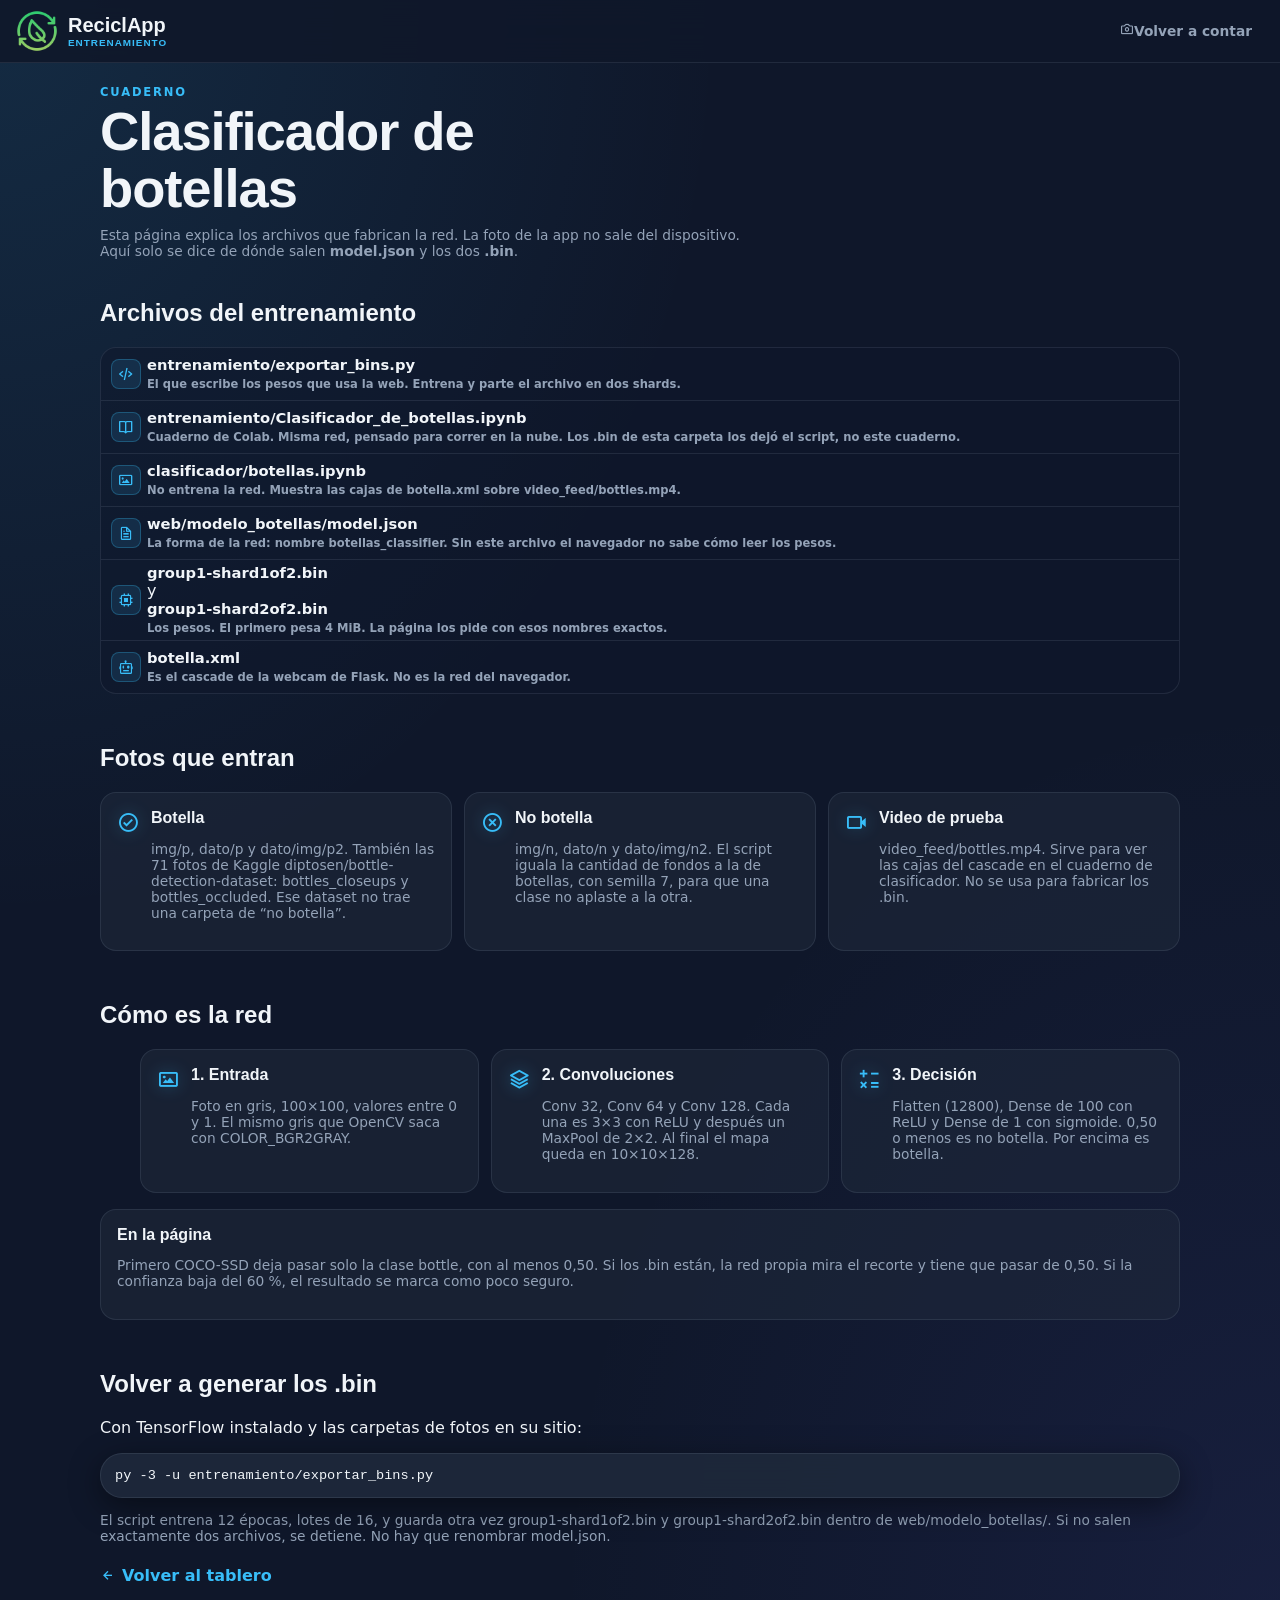
<file: cuaderno/Clasificador_de_botellas.html>
<!doctype html>
<html lang="es">
  <head>
    <meta charset="utf-8">
    <meta name="viewport" content="width=device-width, initial-scale=1">
    <meta name="theme-color" content="#050806">
    <title>Cuaderno — Clasificador de botellas</title>
    <link rel="stylesheet" href="https://unpkg.com/boxicons@2.1.4/css/boxicons.min.css">
    <link rel="stylesheet" href="../styles.css">
    <link href="https://fonts.googleapis.com/css2?family=Fredoka:wght@500;700&family=Outfit:wght@400;600;700;800&display=swap" rel="stylesheet">
  </head>
  <body class="tablero">
    <header class="hud">
      <a href="../index.html" class="marca focus-ring" aria-label="Volver a ReciclApp">
        <img src="../assets/icono.png" alt="" width="42" height="42">
        <span>ReciclApp<small>entrenamiento</small></span>
      </a>
      <nav class="nav">
        <a href="../index.html#clasificador" class="focus-ring"><i class="bx bx-camera" aria-hidden="true"></i>Volver a contar</a>
      </nav>
    </header>

    <main class="ancho" style="padding: 22px 0 40px;">
      <p class="etiqueta">Cuaderno</p>
      <h1>Clasificador de botellas</h1>
      <p class="nota" style="text-align:left;max-width:42rem;">Esta página explica los archivos que fabrican la red. La foto de la app no sale del dispositivo. Aquí solo se dice de dónde salen <strong>model.json</strong> y los dos <strong>.bin</strong>.</p>

      <section class="zona">
        <h2>Archivos del entrenamiento</h2>
        <ul class="tabla-botellas" style="max-height:none;">
          <li class="fila" style="grid-template-columns: 28px minmax(0,1fr);"><i class="bx bx-code-alt ficha" aria-hidden="true"></i><div><strong>entrenamiento/exportar_bins.py</strong><small>El que escribe los pesos que usa la web. Entrena y parte el archivo en dos shards.</small></div></li>
          <li class="fila" style="grid-template-columns: 28px minmax(0,1fr);"><i class="bx bx-book-open ficha" aria-hidden="true"></i><div><strong>entrenamiento/Clasificador_de_botellas.ipynb</strong><small>Cuaderno de Colab. Misma red, pensado para correr en la nube. Los .bin de esta carpeta los dejó el script, no este cuaderno.</small></div></li>
          <li class="fila" style="grid-template-columns: 28px minmax(0,1fr);"><i class="bx bx-image ficha" aria-hidden="true"></i><div><strong>clasificador/botellas.ipynb</strong><small>No entrena la red. Muestra las cajas de botella.xml sobre video_feed/bottles.mp4.</small></div></li>
          <li class="fila" style="grid-template-columns: 28px minmax(0,1fr);"><i class="bx bx-file ficha" aria-hidden="true"></i><div><strong>web/modelo_botellas/model.json</strong><small>La forma de la red: nombre botellas_classifier. Sin este archivo el navegador no sabe cómo leer los pesos.</small></div></li>
          <li class="fila" style="grid-template-columns: 28px minmax(0,1fr);"><i class="bx bx-chip ficha" aria-hidden="true"></i><div><strong>group1-shard1of2.bin</strong> y <strong>group1-shard2of2.bin</strong><small>Los pesos. El primero pesa 4 MiB. La página los pide con esos nombres exactos.</small></div></li>
          <li class="fila" style="grid-template-columns: 28px minmax(0,1fr);"><i class="bx bx-bot ficha" aria-hidden="true"></i><div><strong>botella.xml</strong><small>Es el cascade de la webcam de Flask. No es la red del navegador.</small></div></li>
        </ul>
      </section>

      <section class="zona">
        <h2>Fotos que entran</h2>
        <div class="pasos-grid">
          <article class="paso"><i class="bx bx-check-circle" aria-hidden="true"></i><div><h3>Botella</h3><p>img/p, dato/p y dato/img/p2. También las 71 fotos de Kaggle diptosen/bottle-detection-dataset: bottles_closeups y bottles_occluded. Ese dataset no trae una carpeta de “no botella”.</p></div></article>
          <article class="paso"><i class="bx bx-x-circle" aria-hidden="true"></i><div><h3>No botella</h3><p>img/n, dato/n y dato/img/n2. El script iguala la cantidad de fondos a la de botellas, con semilla 7, para que una clase no aplaste a la otra.</p></div></article>
          <article class="paso"><i class="bx bx-video" aria-hidden="true"></i><div><h3>Video de prueba</h3><p>video_feed/bottles.mp4. Sirve para ver las cajas del cascade en el cuaderno de clasificador. No se usa para fabricar los .bin.</p></div></article>
        </div>
      </section>

      <section class="zona">
        <h2>Cómo es la red</h2>
        <ol class="pasos-grid">
          <li class="paso"><i class="bx bx-image" aria-hidden="true"></i><div><h3>1. Entrada</h3><p>Foto en gris, 100×100, valores entre 0 y 1. El mismo gris que OpenCV saca con COLOR_BGR2GRAY.</p></div></li>
          <li class="paso"><i class="bx bx-layer" aria-hidden="true"></i><div><h3>2. Convoluciones</h3><p>Conv 32, Conv 64 y Conv 128. Cada una es 3×3 con ReLU y después un MaxPool de 2×2. Al final el mapa queda en 10×10×128.</p></div></li>
          <li class="paso"><i class="bx bx-math" aria-hidden="true"></i><div><h3>3. Decisión</h3><p>Flatten (12800), Dense de 100 con ReLU y Dense de 1 con sigmoide. 0,50 o menos es no botella. Por encima es botella.</p></div></li>
        </ol>
        <div class="confianza-nota">
          <h3>En la página</h3>
          <p>Primero COCO-SSD deja pasar solo la clase bottle, con al menos 0,50. Si los .bin están, la red propia mira el recorte y tiene que pasar de 0,50. Si la confianza baja del 60 %, el resultado se marca como poco seguro.</p>
        </div>
      </section>

      <section class="zona">
        <h2>Volver a generar los .bin</h2>
        <p>Con TensorFlow instalado y las carpetas de fotos en su sitio:</p>
        <p class="panel" style="font-family: ui-monospace, monospace; font-size: .85rem;">py -3 -u entrenamiento/exportar_bins.py</p>
        <p class="nota" style="text-align:left;">El script entrena 12 épocas, lotes de 16, y guarda otra vez group1-shard1of2.bin y group1-shard2of2.bin dentro de web/modelo_botellas/. Si no salen exactamente dos archivos, se detiene. No hay que renombrar model.json.</p>
      </section>

      <a class="enlace focus-ring" href="../index.html"><i class="bx bx-left-arrow-alt" aria-hidden="true"></i>Volver al tablero</a>
    </main>
  </body>
</html>
</file>
<file: styles.css>
:root {
  --fondo: #0f172a;
  --fondo2: #1e293b;
  --panel: rgba(30, 41, 59, .92);
  --linea: rgba(148, 163, 184, .14);
  --texto: #f1f5f9;
  --suave: #94a3b8;
  --amarillo: rgba(251, 191, 36, .15);
  --amarillo-borde: rgba(251, 191, 36, .3);
  --amarillo-tinta: #fbbf24;
  --azul: rgba(56, 189, 248, .12);
  --azul-borde: rgba(56, 189, 248, .28);
  --azul-tinta: #38bdf8;
  --verde: rgba(52, 211, 153, .12);
  --verde-borde: rgba(52, 211, 153, .28);
  --verde-tinta: #34d399;
  --plastico: #38bdf8;
  --vidrio: #34d399;
  --papel: #fbbf24;
  --sombra: 0 8px 32px rgba(0, 0, 0, .45);
  color-scheme: dark;
}

html {
  scroll-behavior: smooth;
}

body.tablero {
  min-width: 320px;
  margin: 0;
  background:
    radial-gradient(ellipse at 0% 0%, rgba(56, 189, 248, .12), transparent 40%),
    radial-gradient(ellipse at 100% 100%, rgba(99, 102, 241, .1), transparent 40%),
    var(--fondo);
  color: var(--texto);
  font-family: Inter, ui-sans-serif, system-ui, sans-serif;
}

h1, h2, h3, .marca, .boton, .marcador strong {
  font-family: 'Space Grotesk', Inter, sans-serif;
}

a {
  color: inherit;
  text-decoration: none;
}

.ancho {
  width: min(1080px, calc(100% - 2rem));
  margin-inline: auto;
}

.hud {
  position: sticky;
  top: 0;
  z-index: 20;
  display: flex;
  flex-wrap: wrap;
  align-items: center;
  justify-content: space-between;
  gap: 12px;
  padding: 10px 16px;
  background: rgba(15, 23, 42, .88);
  border-bottom: 1px solid var(--linea);
  backdrop-filter: blur(16px);
}

.marca {
  display: flex;
  align-items: center;
  gap: 10px;
  font-size: 1.25rem;
  font-weight: 700;
}

.marca-icon {
  font-size: 1.8rem;
  color: var(--azul-tinta);
  filter: drop-shadow(0 0 8px rgba(56, 189, 248, .5));
}

.marca small {
  display: block;
  font-family: Inter, sans-serif;
  font-size: .62rem;
  font-weight: 700;
  letter-spacing: .1em;
  text-transform: uppercase;
  color: var(--azul-tinta);
}

.nav {
  display: flex;
  flex-wrap: wrap;
  align-items: center;
  justify-content: flex-end;
  gap: 6px;
}

.nav a {
  padding: 8px 12px;
  border-radius: 999px;
  font-size: .86rem;
  font-weight: 600;
  color: var(--suave);
  transition: color .2s, background .2s;
}

.nav a:hover {
  background: rgba(255, 255, 255, .06);
  color: var(--texto);
}

.nav a.cuaderno {
  display: inline-flex;
  align-items: center;
  gap: 4px;
  background: var(--amarillo);
  color: var(--amarillo-tinta);
  border: 1px solid var(--amarillo-borde);
}

.marcador {
  display: flex;
  align-items: center;
  gap: 6px;
  min-height: 40px;
  margin: 0;
  padding: 4px 12px 4px 8px;
  border-radius: 999px;
  background: rgba(56, 189, 248, .1);
  color: var(--azul-tinta);
  border: 1px solid var(--azul-borde);
  font-size: 1rem;
}

.marcador strong {
  min-width: 1.2ch;
  font-size: 1.15rem;
  color: var(--texto);
}

.hero {
  display: grid;
  align-items: center;
  gap: 24px;
  padding: 28px 0 12px;
}

.pista {
  display: inline-flex;
  align-items: center;
  gap: 6px;
  margin: 0 0 12px;
  padding: 6px 12px;
  border-radius: 999px;
  background: var(--azul);
  color: var(--azul-tinta);
  font-size: .72rem;
  font-weight: 800;
  letter-spacing: .1em;
  text-transform: uppercase;
  border: 1px solid var(--azul-borde);
}

h1 {
  margin: 0;
  max-width: 14ch;
  font-size: clamp(2rem, 5vw, 3.4rem);
  line-height: 1.05;
  letter-spacing: -.02em;
}

h1 span {
  color: var(--azul-tinta);
  text-shadow: 0 0 24px rgba(56, 189, 248, .4);
}

.hero .boton { margin-top: 10px; }

.hero-arte {
  border-radius: 20px;
  border: 1px solid var(--linea);
  box-shadow: var(--sombra), 0 0 60px rgba(56, 189, 248, .07);
  background: var(--fondo2);
}

.zona {
  padding: 20px 0 10px;
}

.titulo-zona h2,
.inventario h2,
.mapa-zona h2 {
  margin: 0;
  font-size: clamp(1.5rem, 3vw, 2rem);
  letter-spacing: -.01em;
}

.etiqueta {
  margin: 0 0 4px;
  color: var(--azul-tinta);
  font-size: .72rem;
  font-weight: 800;
  letter-spacing: .16em;
  text-transform: uppercase;
}

.titulo-zona p:last-child,
.inventario > div p,
.mapa-zona > p {
  color: var(--suave);
}

.juego {
  display: grid;
  gap: 14px;
  margin-top: 14px;
}

.panel {
  padding: 14px;
  border: 1px solid var(--linea);
  border-radius: 22px;
  background: var(--panel);
  box-shadow: var(--sombra);
  backdrop-filter: blur(10px);
}

.escenario {
  position: relative;
  display: flex;
  align-items: center;
  justify-content: center;
  width: 100%;
  height: min(72vh, 680px);
  min-height: 360px;
  overflow: hidden;
  border-radius: 16px;
  background: #060d1a;
}

.escenario video,
#foto-preview,
.escenario canvas {
  width: 100%;
  height: 100%;
  object-fit: cover;
}

.espera {
  padding: 20px;
  text-align: center;
}

.espera-icon {
  font-size: 4rem;
  color: var(--azul-tinta);
  opacity: .4;
  display: block;
}

.escenario canvas {
  position: absolute;
  inset: 0;
  pointer-events: none;
}

.espera p {
  margin: 12px 0 0;
  font-weight: 700;
  color: var(--suave);
}

.espera span,
#status,
.nota,
.privacidad p,
.paso p,
.confianza-nota {
  color: var(--suave);
  font-size: .86rem;
}

.chip,
#conteo-vivo {
  position: absolute;
  z-index: 2;
  border-radius: 999px;
  background: rgba(56, 189, 248, .18);
  color: var(--azul-tinta);
  font-size: .72rem;
  font-weight: 800;
  border: 1px solid var(--azul-borde);
  backdrop-filter: blur(8px);
}

.chip {
  top: 10px;
  left: 10px;
  padding: 5px 12px;
}

#conteo-vivo {
  right: 10px;
  bottom: 10px;
  left: 10px;
  padding: 7px 12px;
  text-align: center;
}

.teclas {
  display: grid;
  grid-template-columns: repeat(3, 1fr);
  gap: 8px;
  margin-top: 10px;
}

.boton,
.tecla {
  display: inline-flex;
  align-items: center;
  justify-content: center;
  gap: 6px;
  min-height: 44px;
  border-radius: 14px;
  font: inherit;
  font-weight: 700;
  cursor: pointer;
  transition: background .18s, transform .12s, box-shadow .18s;
}

.boton {
  border: 1px solid transparent;
  color: var(--texto);
}

.tecla {
  background: rgba(30, 41, 59, .8);
  color: var(--suave);
  border: 1px solid var(--linea);
}

.tecla:hover {
  background: rgba(30, 41, 59, 1);
  color: var(--texto);
  border-color: rgba(148, 163, 184, .3);
}

.tecla-verde {
  background: var(--verde);
  border-color: var(--verde-borde);
  color: var(--verde-tinta);
}
.tecla-azul {
  background: var(--azul);
  border-color: var(--azul-borde);
  color: var(--azul-tinta);
}
.tecla-papel {
  background: var(--amarillo);
  border-color: var(--amarillo-borde);
  color: var(--amarillo-tinta);
}

.tecla-verde:hover { background: rgba(52, 211, 153, .22); }
.tecla-azul:hover { background: rgba(56, 189, 248, .22); }
.tecla-papel:hover { background: rgba(251, 191, 36, .22); }

.boton-jugar,
#classify,
.boton-papel {
  background: var(--azul);
  border-color: var(--azul-borde);
  color: var(--azul-tinta);
  border: 1px solid var(--azul-borde);
}

.boton-jugar:hover,
#classify:hover,
.boton-papel:hover {
  background: rgba(56, 189, 248, .22);
  box-shadow: 0 0 20px rgba(56, 189, 248, .2);
}

.boton-jugar,
#classify {
  grid-column: 1 / -1;
}

.boton-jugar:disabled,
#classify:disabled {
  cursor: not-allowed;
  background: rgba(30, 41, 59, .4);
  border-color: var(--linea);
  color: var(--suave);
  opacity: .5;
}

#switch-camera,
#nueva-toma {
  grid-column: 1 / -1;
  background: transparent;
  color: var(--azul-tinta);
}

#status {
  min-height: 1.2em;
  margin: 8px 0 0;
  text-align: center;
  font-weight: 600;
}

#status.estado-error {
  color: #f87171;
}

.resultado {
  display: flex;
  flex-direction: column;
  justify-content: center;
  min-height: 148px;
  text-align: center;
  background: linear-gradient(160deg, rgba(30, 41, 59, .6), rgba(15, 23, 42, .8));
  border: 1px solid rgba(56, 189, 248, .12);
}

.resultado p {
  margin: 0;
}

#result-icon {
  font-size: 2.2rem;
  color: var(--azul-tinta);
  filter: drop-shadow(0 0 12px rgba(56, 189, 248, .5));
  margin-bottom: 4px;
}

#result-label {
  font-size: 1.2rem;
  font-weight: 700;
  color: var(--texto);
}

.privacidad {
  margin-top: 10px;
  padding: 12px;
}

.privacidad h3,
.paso h3,
.confianza-nota h3 {
  margin: 0 0 4px;
  font-size: 1rem;
  color: var(--texto);
}

.nota {
  margin: 10px 0 0;
  text-align: center;
}

.inventario,
.mapa-zona,
.pasos {
  padding: 24px 0;
}

.cabecera-fila {
  display: flex;
  flex-wrap: wrap;
  align-items: flex-end;
  justify-content: space-between;
  gap: 10px;
}

.acciones {
  display: flex;
  flex-wrap: wrap;
  gap: 6px;
}

.boton-chico {
  min-height: 36px;
  padding: 0 14px;
  border-radius: 999px;
  background: var(--fondo2);
  color: var(--suave);
  border: 1px solid var(--linea);
  font-size: .84rem;
  transition: border-color .18s, color .18s;
}

.boton-chico:hover {
  border-color: rgba(148, 163, 184, .35);
  color: var(--texto);
}

.boton-texto {
  background: transparent;
  color: #f87171;
}

.vacio {
  margin: 10px 0 0;
  padding: 20px;
  border: 1px dashed var(--linea);
  border-radius: 14px;
  text-align: center;
  color: var(--suave);
}

.tabla-botellas:empty { display: none; }

.tabla-botellas {
  max-height: 240px;
  margin: 10px 0 0;
  padding: 0;
  overflow: auto;
  list-style: none;
  border: 1px solid var(--linea);
  border-radius: 16px;
  background: rgba(15, 23, 42, .5);
}

.fila {
  display: grid;
  grid-template-columns: 28px minmax(0, 1fr) auto 58px 32px;
  gap: 8px;
  align-items: center;
  min-height: 44px;
  padding: 4px 10px;
  border-bottom: 1px solid var(--linea);
  transition: background .15s;
}

.fila:hover {
  background: rgba(56, 189, 248, .04);
}

.fila:last-child {
  border-bottom: 0;
}

.ficha {
  display: grid;
  width: 28px;
  height: 28px;
  place-items: center;
  border-radius: 8px;
  background: var(--azul);
  color: var(--azul-tinta);
  font-size: 1rem;
  border: 1px solid var(--azul-borde);
}

.fila strong {
  display: block;
  font-size: .92rem;
  color: var(--texto);
}

.fila small,
.fila .porcentaje {
  color: var(--suave);
  font-size: .72rem;
  font-weight: 700;
}

.fila .porcentaje {
  padding: 3px 8px;
  border-radius: 999px;
  background: var(--verde);
  color: var(--verde-tinta);
  white-space: nowrap;
  border: 1px solid var(--verde-borde);
}

.fila input {
  width: 58px;
  height: 32px;
  border: 1px solid var(--linea);
  border-radius: 8px;
  background: var(--fondo2);
  color: var(--texto);
  font: inherit;
  font-weight: 700;
  text-align: center;
}

.fila button {
  width: 32px;
  height: 32px;
  border: 0;
  border-radius: 8px;
  background: transparent;
  color: #f87171;
  cursor: pointer;
  transition: background .15s;
}

.fila button:hover {
  background: rgba(248, 113, 113, .1);
}

.buscar {
  display: flex;
  flex-wrap: wrap;
  gap: 8px;
  margin-top: 12px;
}

.buscar input {
  flex: 1 1 180px;
  min-height: 44px;
  border: 1px solid var(--linea);
  border-radius: 14px;
  background: var(--fondo2);
  color: var(--texto);
  padding: 0 14px;
  font: inherit;
  transition: border-color .18s;
}

.buscar input:focus {
  outline: none;
  border-color: var(--azul-tinta);
}

.boton-azul {
  background: var(--azul);
  border-color: var(--azul-borde);
  color: var(--azul-tinta);
  padding: 0 14px;
  border: 1px solid var(--azul-borde);
}

.boton-azul:hover {
  background: rgba(56, 189, 248, .22);
}

.boton-papel {
  padding: 0 14px;
}

#mapa {
  height: 300px;
  margin-top: 10px;
  overflow: hidden;
  border-radius: 16px;
  border: 1px solid var(--linea);
}

.leyenda,
#mapa-lista {
  display: flex;
  flex-wrap: wrap;
  gap: 8px;
  margin: 10px 0 0;
  padding: 0;
  list-style: none;
}

.leyenda li,
#mapa-lista li {
  display: flex;
  align-items: center;
  gap: 6px;
  padding: 6px 12px;
  border-radius: 999px;
  background: rgba(30, 41, 59, .7);
  border: 1px solid var(--linea);
  font-size: .82rem;
  font-weight: 600;
  color: var(--suave);
}

.bin {
  width: 14px;
  height: 16px;
  border-radius: 2px 2px 3px 3px;
  box-shadow: inset 0 4px 0 rgba(255, 255, 255, .2);
}

.bin-papel { background: #fbbf24; }
.bin-vidrio { background: #34d399; }
.bin-plastico { background: #38bdf8; }

.pasos-grid {
  display: grid;
  gap: 12px;
}

.paso,
.confianza-nota {
  padding: 16px;
  border-radius: 16px;
  background: rgba(30, 41, 59, .6);
  border: 1px solid var(--linea);
  transition: border-color .2s;
}

.paso:hover {
  border-color: rgba(56, 189, 248, .2);
}

.paso {
  display: flex;
  align-items: flex-start;
  gap: 12px;
}

.paso > i {
  flex: none;
  margin-top: 2px;
  color: var(--azul-tinta);
  font-size: 1.4rem;
  filter: drop-shadow(0 0 8px rgba(56, 189, 248, .4));
}

.paso h3,
.confianza-nota h3,
.privacidad h3 {
  display: flex;
  align-items: center;
  gap: 6px;
}

.nav a i,
.boton i,
.tecla i {
  font-size: 1.05em;
}

.tabla-cabecera {
  display: grid;
  grid-template-columns: 28px minmax(0, 1fr) auto 58px 32px;
  gap: 8px;
  margin: 10px 0 0;
  padding: 0 10px;
  color: var(--suave);
  font-size: .65rem;
  font-weight: 800;
  letter-spacing: .08em;
  text-transform: uppercase;
}

.vacio:not(.hidden) + .tabla-cabecera {
  display: none;
}

.tabla-cabecera + .tabla-botellas {
  margin-top: 4px;
}

.porcentaje {
  display: inline-flex;
  align-items: center;
  gap: 3px;
}

.porcentaje .bx-error-circle {
  color: var(--amarillo-tinta);
}

.enlace {
  display: inline-flex;
  align-items: center;
  gap: 6px;
  margin-top: 12px;
  color: var(--azul-tinta);
  font-weight: 700;
  transition: opacity .18s;
}

.enlace:hover { opacity: .8; }

.pie {
  padding: 22px 16px 28px;
  text-align: center;
  color: var(--suave);
  font-size: .85rem;
}

.pie strong {
  color: var(--texto);
}

#registro-modal {
  position: fixed;
  z-index: 50;
  bottom: 16px;
  left: 50%;
  width: min(100% - 1.5rem, 24rem);
  transform: translateX(-50%);
  padding: 18px;
  border: 1px solid rgba(56, 189, 248, .2);
  border-radius: 20px;
  background: rgba(15, 23, 42, .96);
  box-shadow: var(--sombra), 0 0 40px rgba(56, 189, 248, .08);
  backdrop-filter: blur(20px);
}

#registro-modal h3 {
  margin: 0;
  color: var(--texto);
}

#registro-modal img {
  display: block;
  max-height: 120px;
  width: 100%;
  margin-top: 10px;
  border-radius: 12px;
  object-fit: contain;
  background: var(--fondo2);
}

#modal-cerrar {
  width: 100%;
  margin-top: 12px;
}

.hidden { display: none !important; }
.inline-flex { display: inline-flex; align-items: center; gap: 6px; }
.sr-only {
  position: absolute;
  width: 1px;
  height: 1px;
  padding: 0;
  margin: -1px;
  overflow: hidden;
  clip: rect(0, 0, 0, 0);
  border: 0;
}
.camera-mirror { transform: scaleX(-1); }
.safe-bottom { padding-bottom: max(1rem, env(safe-area-inset-bottom)); }
.focus-ring:focus-visible {
  outline: 2px solid var(--azul-tinta);
  outline-offset: 3px;
}
.marca-basura { background: none !important; border: none !important; }

/* ==========================================================================
   RESPONSIVE DESIGN (TABLET & DESKTOP)
   ========================================================================== */
@media (min-width: 768px) {
  .hero {
    grid-template-columns: 1.15fr 0.85fr;
    text-align: left;
    padding: 36px 0 20px;
  }

  .hero .boton {
    width: auto;
  }

  .juego {
    grid-template-columns: minmax(0, 1.55fr) minmax(260px, .85fr);
  }

  .escenario {
    height: min(70vh, 640px);
    aspect-ratio: auto;
  }

  .pasos-grid {
    grid-template-columns: repeat(3, 1fr);
  }
}

/* ==========================================================================
   RESPONSIVE DESIGN (MOBILE FIRST POLISH - under 768px and 640px)
   ========================================================================== */
html, body {
  overflow-x: hidden;
  -webkit-tap-highlight-color: transparent;
}

button, input, select, textarea, a {
  touch-action: manipulation;
}

/* Prevenir auto-zoom molesto en iPhones al tocar inputs */
input, select, textarea {
  font-size: 16px !important;
}

@media (max-width: 767px) {
  body.tablero {
    font-size: 14px;
    padding-bottom: max(1rem, env(safe-area-inset-bottom));
  }

  .ancho {
    width: min(100% - 1.25rem, 640px);
    margin-inline: auto;
  }

  /* HUD / Header compacto para celular */
  .hud {
    padding: 8px 12px;
    padding-top: max(8px, env(safe-area-inset-top));
    gap: 8px;
    flex-wrap: nowrap;
  }

  .marca {
    gap: 6px;
    font-size: 1rem;
    flex-shrink: 0;
  }

  .marca-icon {
    font-size: 1.5rem;
  }

  .marca small {
    font-size: .55rem;
    letter-spacing: .05em;
  }

  .nav {
    display: flex;
    align-items: center;
    gap: 4px;
    flex-wrap: nowrap;
    overflow-x: auto;
    -webkit-overflow-scrolling: touch;
    scrollbar-width: none;
    padding-bottom: 2px;
  }

  .nav::-webkit-scrollbar {
    display: none;
  }

  .nav a {
    padding: 6px 10px;
    font-size: .8rem;
    white-space: nowrap;
    border-radius: 999px;
  }

  .nav a i {
    font-size: .95rem;
    margin-right: 2px;
  }

  .marcador {
    min-height: 32px;
    padding: 2px 10px;
    font-size: .85rem;
    white-space: nowrap;
    flex-shrink: 0;
  }

  .marcador strong {
    font-size: .95rem;
  }

  /* Hero en celular */
  .hero {
    display: flex;
    flex-direction: column-reverse;
    gap: 16px;
    padding: 16px 0 12px;
    text-align: center;
  }

  .hero-arte {
    width: 100%;
    max-width: 420px;
    height: auto;
    max-height: 190px;
    margin: 0 auto;
    object-fit: cover;
    border-radius: 16px;
  }

  h1 {
    font-size: clamp(1.65rem, 6.5vw, 2.2rem);
    line-height: 1.15;
    max-width: none;
  }

  .hero p {
    font-size: .88rem;
    line-height: 1.4;
    margin: 6px auto 14px;
    max-width: 95%;
  }

  .hero .boton {
    width: 100%;
    max-width: 300px;
    min-height: 48px;
    margin: 0 auto;
    font-size: .98rem;
  }

  /* Sección del clasificador */
  .zona {
    padding: 12px 0 8px;
  }

  .titulo-zona {
    text-align: center;
    margin-bottom: 8px;
  }

  .titulo-zona h2,
  .inventario h2,
  .mapa-zona h2,
  .pasos h2 {
    font-size: 1.25rem;
  }

  .etiqueta {
    font-size: .65rem;
    letter-spacing: .12em;
  }

  .juego {
    grid-template-columns: 1fr;
    gap: 12px;
    margin-top: 8px;
  }

  .panel {
    padding: 12px;
    border-radius: 18px;
  }

  /* Escenario de cámara / foto con proporción óptima para móviles */
  .escenario {
    width: 100%;
    aspect-ratio: 4 / 3;
    max-height: 52vh;
    min-height: 250px;
    border-radius: 14px;
  }

  /* Botones de acción en fila de 3 para celular */
  .teclas {
    display: grid;
    grid-template-columns: repeat(3, 1fr);
    gap: 8px;
    margin-top: 10px;
  }

  .tecla,
  .boton {
    min-height: 46px;
    padding: 0 8px;
    font-size: .82rem;
    border-radius: 12px;
  }

  .tecla i,
  .boton i {
    font-size: 1.15rem;
  }

  #classify {
    grid-column: 1 / -1;
    min-height: 50px;
    font-size: .95rem;
    box-shadow: 0 4px 16px rgba(56, 189, 248, .2);
  }

  #switch-camera,
  #nueva-toma {
    grid-column: 1 / -1;
    min-height: 44px;
  }

  /* Resultado de clasificación */
  .resultado {
    min-height: auto;
    padding: 14px;
  }

  #result-icon {
    font-size: 2rem;
  }

  #result-label {
    font-size: 1.1rem;
  }

  .privacidad {
    padding: 12px;
  }

  /* Historial e Inventario */
  .cabecera-fila {
    flex-direction: column;
    align-items: flex-start;
    gap: 8px;
  }

  .acciones {
    width: 100%;
    display: flex;
    justify-content: flex-start;
    gap: 6px;
  }

  .acciones .boton-chico {
    flex: 1 1 auto;
    min-height: 38px;
    padding: 0 8px;
    font-size: .8rem;
    text-align: center;
  }

  .tabla-cabecera {
    grid-template-columns: 24px minmax(0, 1fr) auto 48px 30px;
    gap: 6px;
    padding: 0 8px;
    font-size: .62rem;
  }

  .fila {
    grid-template-columns: 24px minmax(0, 1fr) auto 48px 30px;
    gap: 6px;
    min-height: 42px;
    padding: 6px 8px;
  }

  .ficha {
    width: 24px;
    height: 24px;
    font-size: .85rem;
  }

  .fila strong {
    font-size: .82rem;
    white-space: nowrap;
    overflow: hidden;
    text-overflow: ellipsis;
    max-width: 110px;
  }

  .fila small {
    font-size: .68rem;
  }

  .fila .porcentaje {
    font-size: .68rem;
    padding: 2px 6px;
  }

  .fila input {
    width: 46px;
    height: 32px;
    padding: 0;
  }

  .fila button {
    width: 30px;
    height: 32px;
    font-size: 1rem;
  }

  /* Buscador de tiendas y mapa */
  .buscar {
    display: grid;
    grid-template-columns: 1fr auto;
    gap: 8px;
  }

  #buscar-basureros {
    grid-column: 1 / -1;
    width: 100%;
    min-height: 46px;
  }

  #lugar-basureros {
    min-height: 46px;
    padding: 0 12px;
  }

  #buscar-lugar {
    min-height: 46px;
    padding: 0 16px;
  }

  #mapa {
    height: 240px;
    border-radius: 14px;
  }

  .leyenda {
    justify-content: center;
  }

  .leyenda li,
  #mapa-lista li {
    font-size: .75rem;
    padding: 4px 8px;
  }

  /* Sección cómo funciona */
  .pasos-grid {
    grid-template-columns: 1fr;
    gap: 10px;
  }

  .paso {
    padding: 12px;
  }

  .pie {
    padding: 20px 10px 24px;
    font-size: .78rem;
  }
}

@media (prefers-reduced-motion: reduce) {
  *, :after, :before {
    scroll-behavior: auto !important;
    animation-duration: 0.01ms !important;
    transition-duration: 0.01ms !important;
  }
}
</file>
